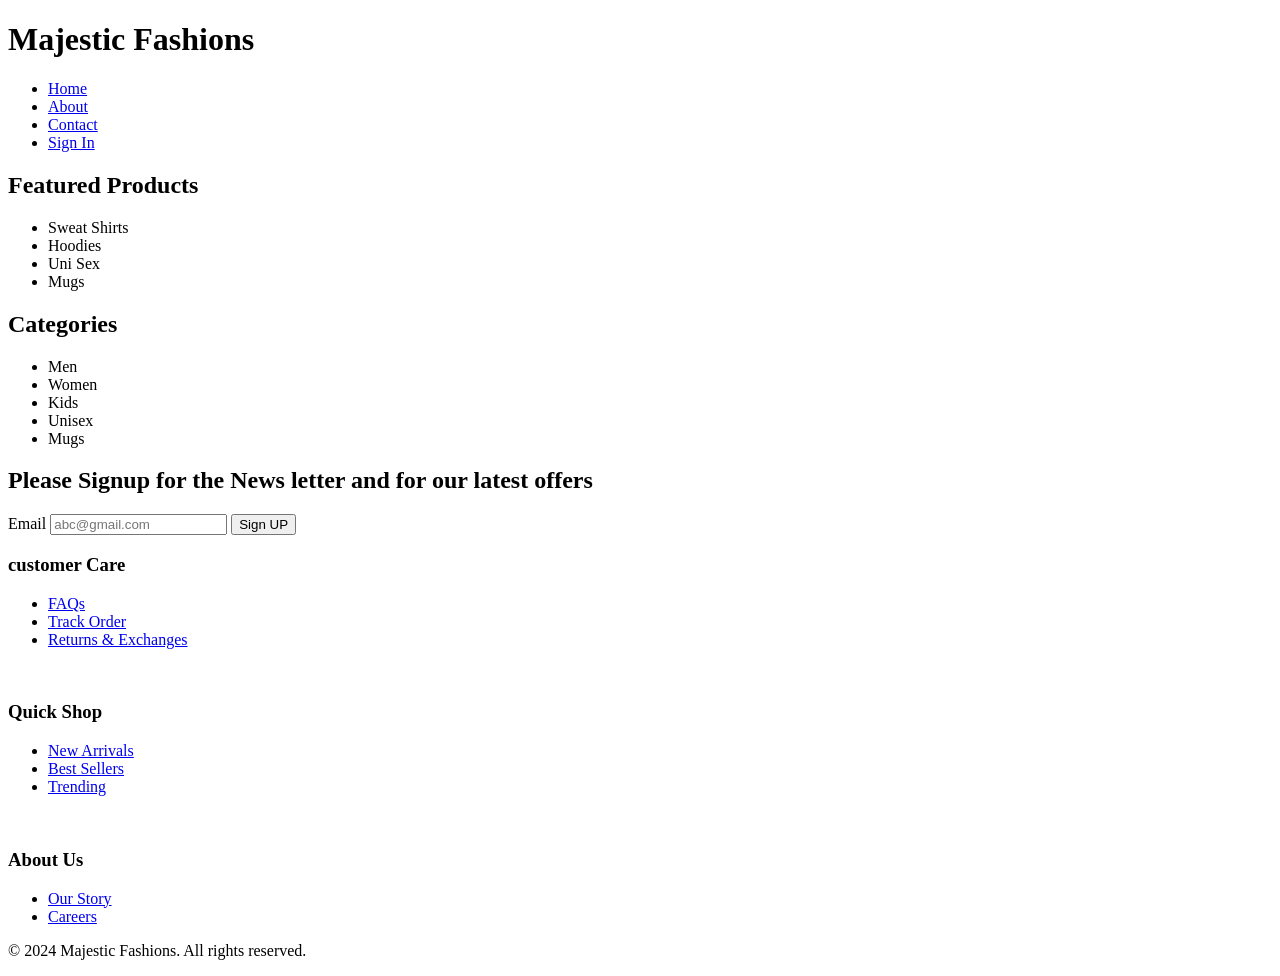
<file: lab_1/index.html>
<!DOCTYPE html>
<html lang="en">
<head>
    <meta charset="UTF-8">
    <meta name="viewport" content="width=device-width, initial-scale=1.0">
    <title>Document</title>
</head>
<body>
    
<header class ="header">
    <h1>Majestic Fashions</h1>
    <nav>
        <ul>
            <li><a href="#">Home</a></li>
            <li><a href="#">About</a></li>
            <li><a href= "#">Contact</a></li>
            <li><a href = "#">Sign In</a></li>
            
        </ul>
    </nav>
</header>


<main>
    <section class="featured-products">
        <h2>Featured Products</h2>
        <ul>
            <li class =" Black Fleece sweatshirt">Sweat Shirts</li>
            <li class = " White Flip-Over Hoodie"> Hoodies</li>
            <li class = "UniSex Black Trouser"> Uni Sex</li>
            <li class = " MJ Signature Mug">Mugs</li> 
        </ul>
    </section>

    <section class="categories">
        <h2>Categories</h2>
        <ul>
            <li>Men</li>
            <li>Women</li>
            <li>Kids</li>
            <li>Unisex</li>
            <li>Mugs</li>
        </ul>
    </section>

    <section class = "newsletter">
        <h2>Please Signup for the News letter and for our latest offers</h2>
        <label for ="User-email"> Email</label>
        <input type = "email" id="User-email" placeholder="abc@gmail.com">
        <button>Sign UP</button>

    </section>

</main>


<footer>
    <section class="customer-care">
        <h3>customer Care</h3>
        <ul>
            <li><a href="#">FAQs</a></li>
            <li><a href = "#">Track Order </a></li>
            <li><a href = "#"> Returns & Exchanges</a></li>
        </ul>
    </section>

    <br>

    <section class = "quick-shop">

        <h3>Quick Shop</h3>

        <ul>
            <li><a href= "#"> New Arrivals</a></li>
            <li><a href = "#">Best Sellers</a></li>
            <li><a href = "#">Trending</a></li>
        </ul>

        <br>
    </section>

    <section class = "about-us">
        <h3>About Us</h3>
        <ul>
            <li><a href = "#">Our Story</a></li>
            <li><a href = "#">Careers</a></li>
        </ul>
    </section>
    <p>&copy; 2024 Majestic Fashions. All rights reserved.</p>
</section>

</body>
</html>
</file>
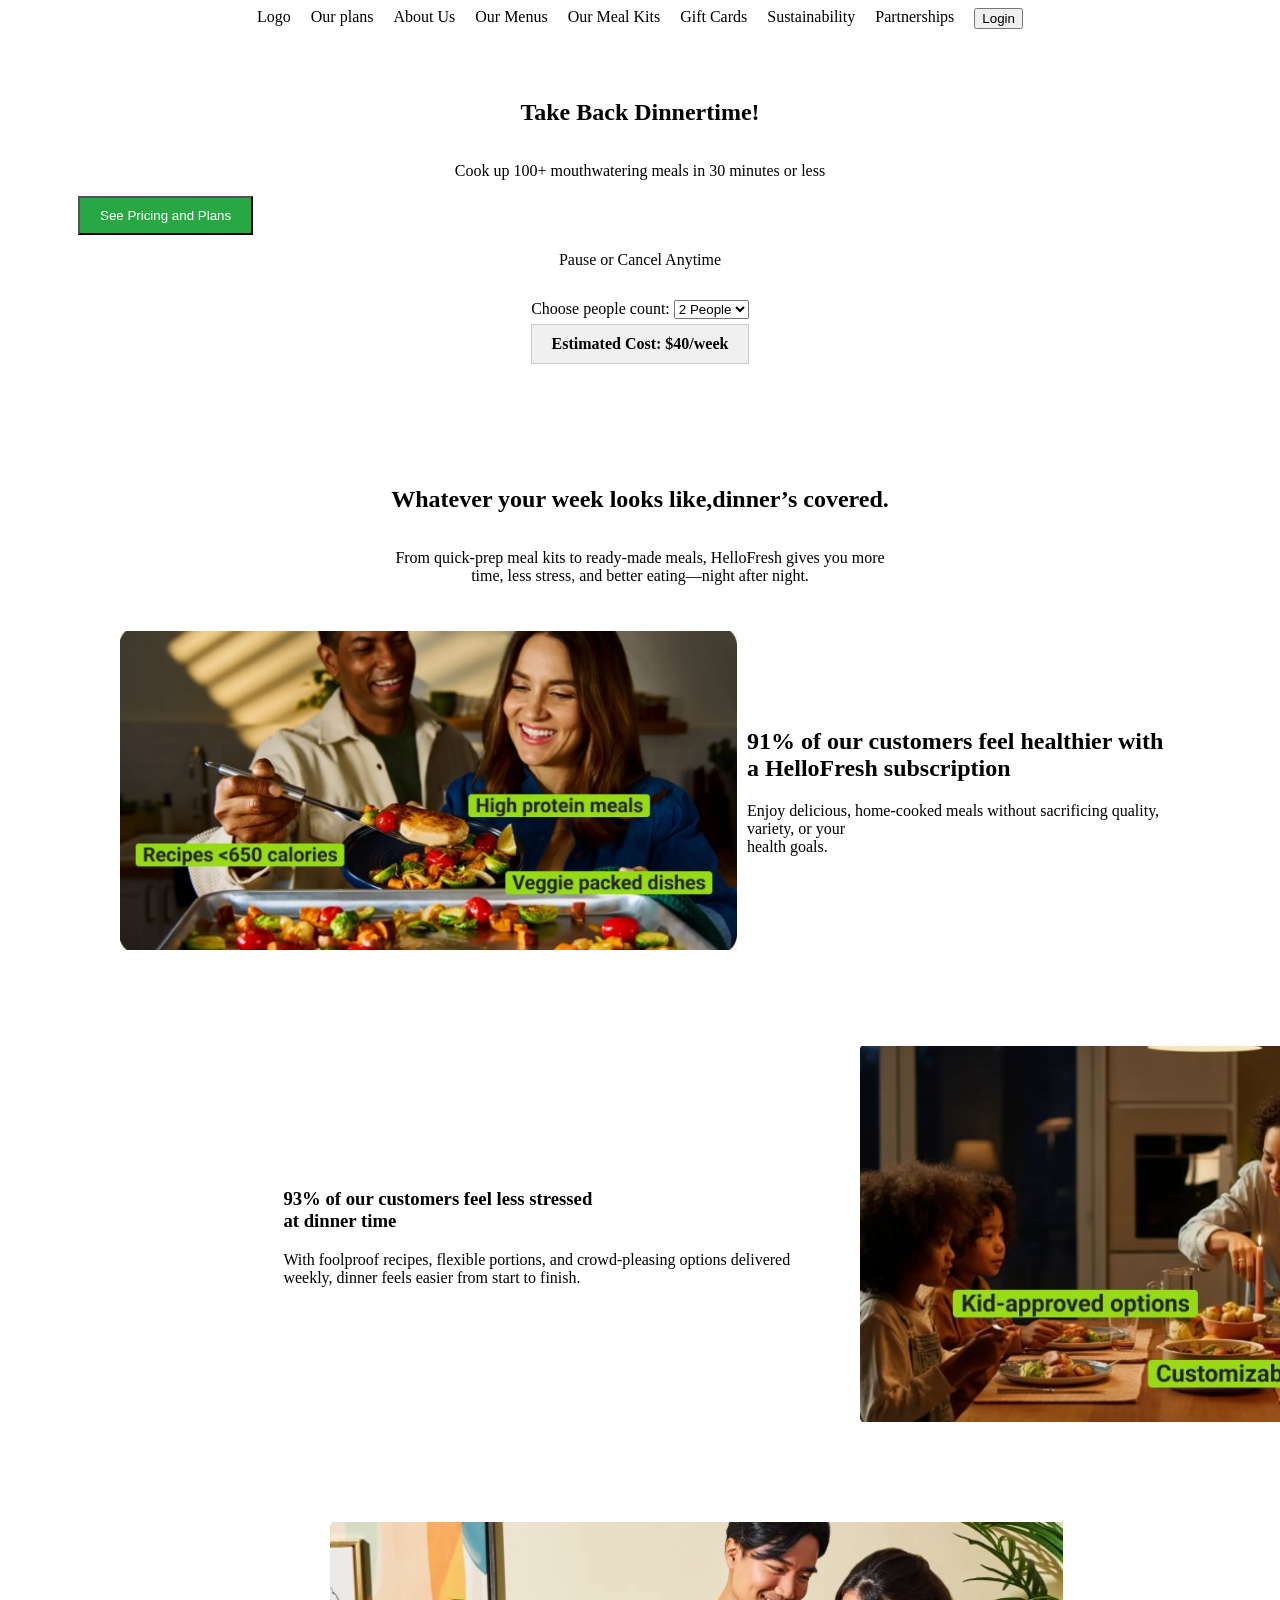
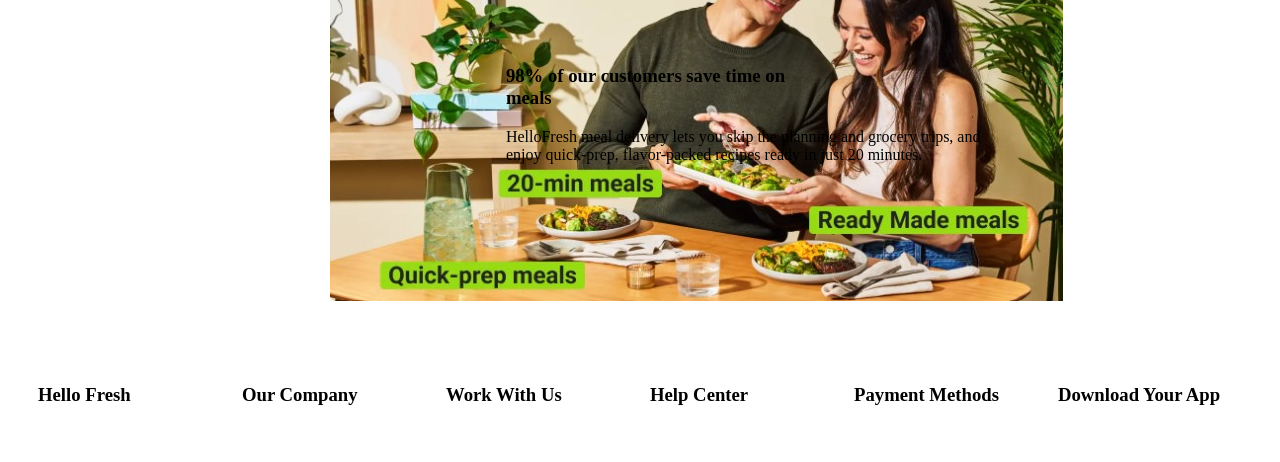
<file: Web_Tech_Website_frontend_Ass/index.html>
<!DOCTYPE html>
<html lang="en">
<head>
    <meta charset="UTF-8">
    <meta name="viewport" content="width=device-width, initial-scale=1.0">
    <title>Document</title>

<style>
    #head{
    display: flex;
    justify-content: center;
    gap: 20px;
    spacing: 20px;
    
    }

    .banner {
    display: flex;
    flex-direction: column; 
    align-items: center;
    text-align: center;
    padding: 50px;
    }

    #button-pricing {
    background-color: #28a745;
    align-self:start;
    color: white;
    padding: 10px 20px;
    margin-left: 20px;
    }

    .middle-text{
        display: flex;
        max-width: 500px;
        flex-direction: column;
        margin: 0 auto;
        text-align: center;
    }

    .picture-text-1{
        display:flex;
        justify-content: center;
        align-items: center;
        max-width: 1100px;
        margin: 0 auto;
        gap:20px;

    }

    #picture-1 img {
        padding: 30px;
        width:100%;
        height: auto;
        border-radius:30px;
        display:block;
    }

     #text-1{
        padding: 20px;
        width: 50%;
        
    }

    .picture-text-2{
        display:flex;
        justify-content: center;
        align-items: center;
        gap:20px;
    }

    .picture-text-2 #picture-2 {
        padding: 30px;
        width:10%;
        height: auto;
        order:2;
        border-radius:30px;
    }

    .picture-text-2 #text-2{
        padding: 20px;
        order:1;
    }



    .picture-text-3{
        display : flex;
        justify-content: center;
        align-items: center;
        gap:20px;
    }

    .picture-text-3 #picture-3{
        padding: 30px;
        width:10%;
        height: auto;
        border-radius: 30px;
    }

    .footer{
        display: grid;
        grid-template-columns: repeat(6,1fr);
        gap: 20px;
        padding:30px;
    }



    





</style>


</head>

<body>
    <header id = "head">
        <nav>Logo</nav>
        <nav>Our plans</nav>
        <nav>About Us</nav>
        <nav>Our Menus</nav>
        <nav>Our Meal Kits</nav>
        <nav>Gift Cards</nav>
        <nav>Sustainability</nav>
        <nav>Partnerships</nav>
        <nav><button>Login</button></nav>
        
    </header>


    <main>
        <section class = "banner">
            <h1>Take Back Dinnertime!</h1>
            <p>Cook up 100+ mouthwatering meals in 30 minutes or less</p>
            <button id="button-pricing">See Pricing and Plans</button>
            <p>Pause or Cancel Anytime</p>

        <div style="margin-top: 15px;">
               <label for="people-select">Choose people count: </label>
            <select id="people-select">
              <option value="2">2 People</option>
              <option value="4">4 People</option>
            </select>
            <p id="calculated-price" style="font-weight: bold; margin-top: 5px; padding:10px; background-color: #f0f0f0; border: 1px solid #ccc;">Estimated Cost: $40/week</p>
        </div>




        </section>
        <br>
        <br>

        <section class=" middle-text">
            <h2>Whatever your week looks like,dinner’s covered.</h2>
            <p>From quick-prep meal kits to ready-made meals, HelloFresh gives you more time, less stress, and better eating—night after night.</p>
        </section>

        <section class ="picture-text-1">

            <div id = "picture-1">
                <img src = "image_1.jpg" alt = "image_1">
            </div>

            <div id="text-1">
                <h2>91% of our customers feel healthier with <br> a HelloFresh subscription</h2>
                <p>Enjoy delicious, home-cooked meals without sacrificing quality, variety, or your <br> health goals.</p>
            </div>

        </section>

        <br>
        <br>

        <section class = "picture-text-2">
            <div id = "picture-2">
                <img src = "image_2.jpg" alt ="image_2">
            </div>

           <div id = "text-2">
            <h3>93% of our customers feel less stressed <br> at dinner time</h3>
            <p>With foolproof recipes, flexible portions, and crowd-pleasing options delivered <br>weekly, dinner feels easier from start to finish.</p>
            
           </div> 
        </section>


        <br>
        <br>


        <section class ="picture-text-3">

            <div id = "picture-3">
              <img src = "image_3.jpg" alt = "image_3">

            </div>

            <div id = "text-3">
            <h3>98% of our customers save time on <br> meals</h3>
            <p>HelloFresh meal delivery lets you skip the planning and grocery trips, and <br> enjoy quick-prep, flavor-packed recipes ready in just 20 minutes. </p>
            </div>



        </section>
    </main>



<footer>
    <section class="footer">
        
            <h3>Hello Fresh</h3>
            <h3>Our Company</h3>
            <h3>Work With Us</h3>
            <h3>Help Center</h3>
            <h3>Payment Methods</h3>
            <h3>Download Your App</h3>
        
    </section>

</footer>




<script src="scrip.js"></script>
</body>
</html>
</file>
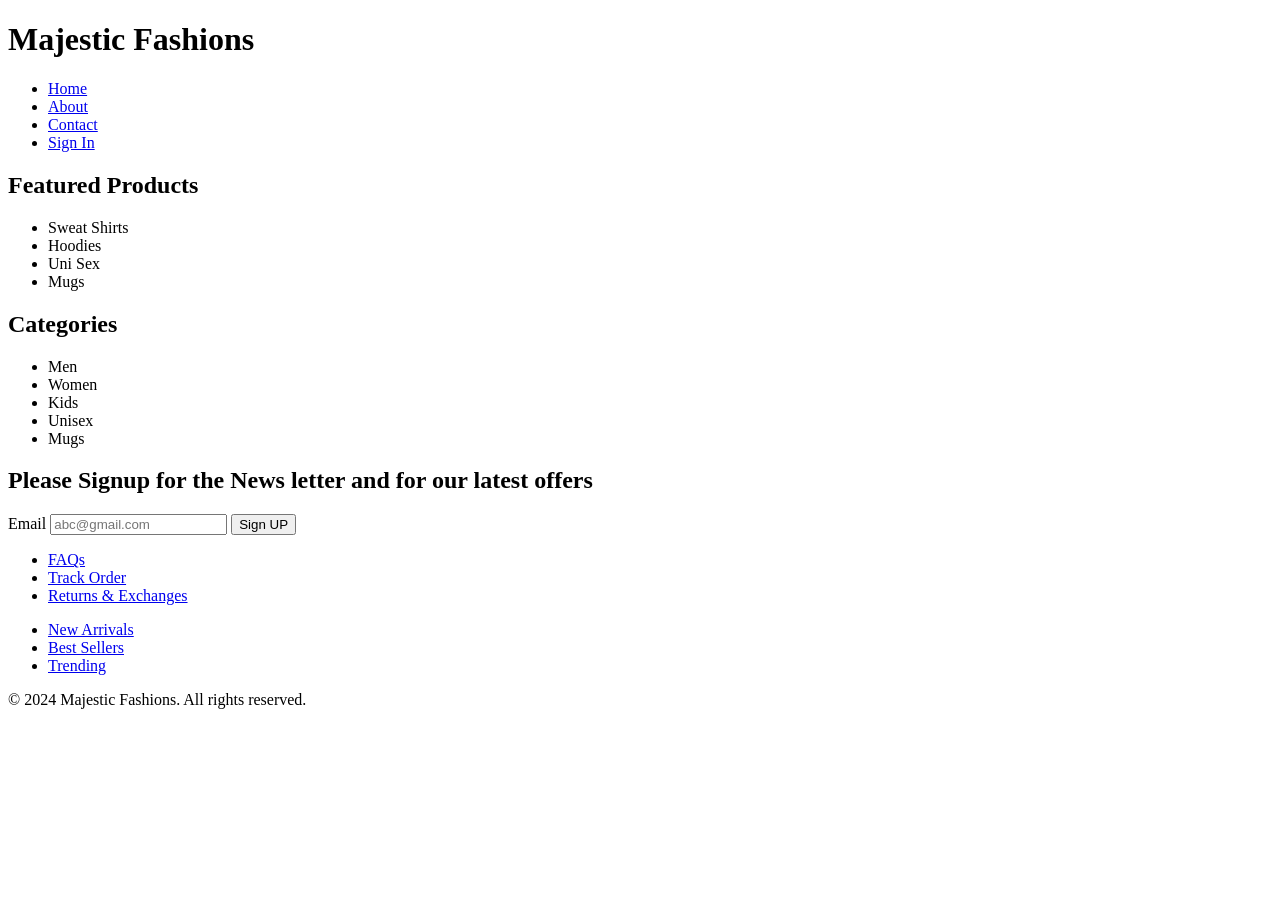
<file: midterm/lab_1/index.html>
<!DOCTYPE html>
<html lang="en">
<head>
    <meta charset="UTF-8">
    <meta name="viewport" content="width=device-width, initial-scale=1.0">
    <title>Document</title>
</head>
<body>
    
<header class ="header">
    <h1>Majestic Fashions</h1>
    <nav>
        <ul>
            <li><a href="#">Home</a></li>
            <li><a href="#">About</a></li>
            <li><a href= "#">Contact</a></li>
            <li><a href = "#">Sign In</a></li>
            
        </ul>
    </nav>
</header>


<main>
    <section class="featured-products">
        <h2>Featured Products</h2>
        <ul>
            <li class =" Black Fleece sweatshirt">Sweat Shirts</li>
            <li class = " White Flip-Over Hoodie"> Hoodies</li>
            <li class = "UniSex Black Trouser"> Uni Sex</li>
            <li class = " MJ Signature Mug">Mugs</li> 
        </ul>
    </section>

    <section class="categories">
        <h2>Categories</h2>
        <ul>
            <li>Men</li>
            <li>Women</li>
            <li>Kids</li>
            <li>Unisex</li>
            <li>Mugs</li>
        </ul>
    </section>

    <section class = "newsletter">
        <h2>Please Signup for the News letter and for our latest offers</h2>
        <label for ="User-email"> Email</label>
        <input type = "email" id="User-email" placeholder="abc@gmail.com">
        <button>Sign UP</button>

    </section>

</main>


<footer>
    <section class="customer-care">
        <ul>
            <li><a href="#">FAQs</a></li>
            <li><a href = "#">Track Order </a></li>
            <li><a href = "#"> Returns & Exchanges</a></li>
        </ul>
    </section>

    <section class = "quick-shop">

        <ul>
            <li><a href= "#"> New Arrivals</a></li>
            <li><a href = "#">Best Sellers</a></li>
            <li><a href = "#">Trending</a></li>
        </ul>

    </section>

    <section class = ""
    <p>&copy; 2024 Majestic Fashions. All rights reserved.</p>
</section>

</body>
</html>
</file>
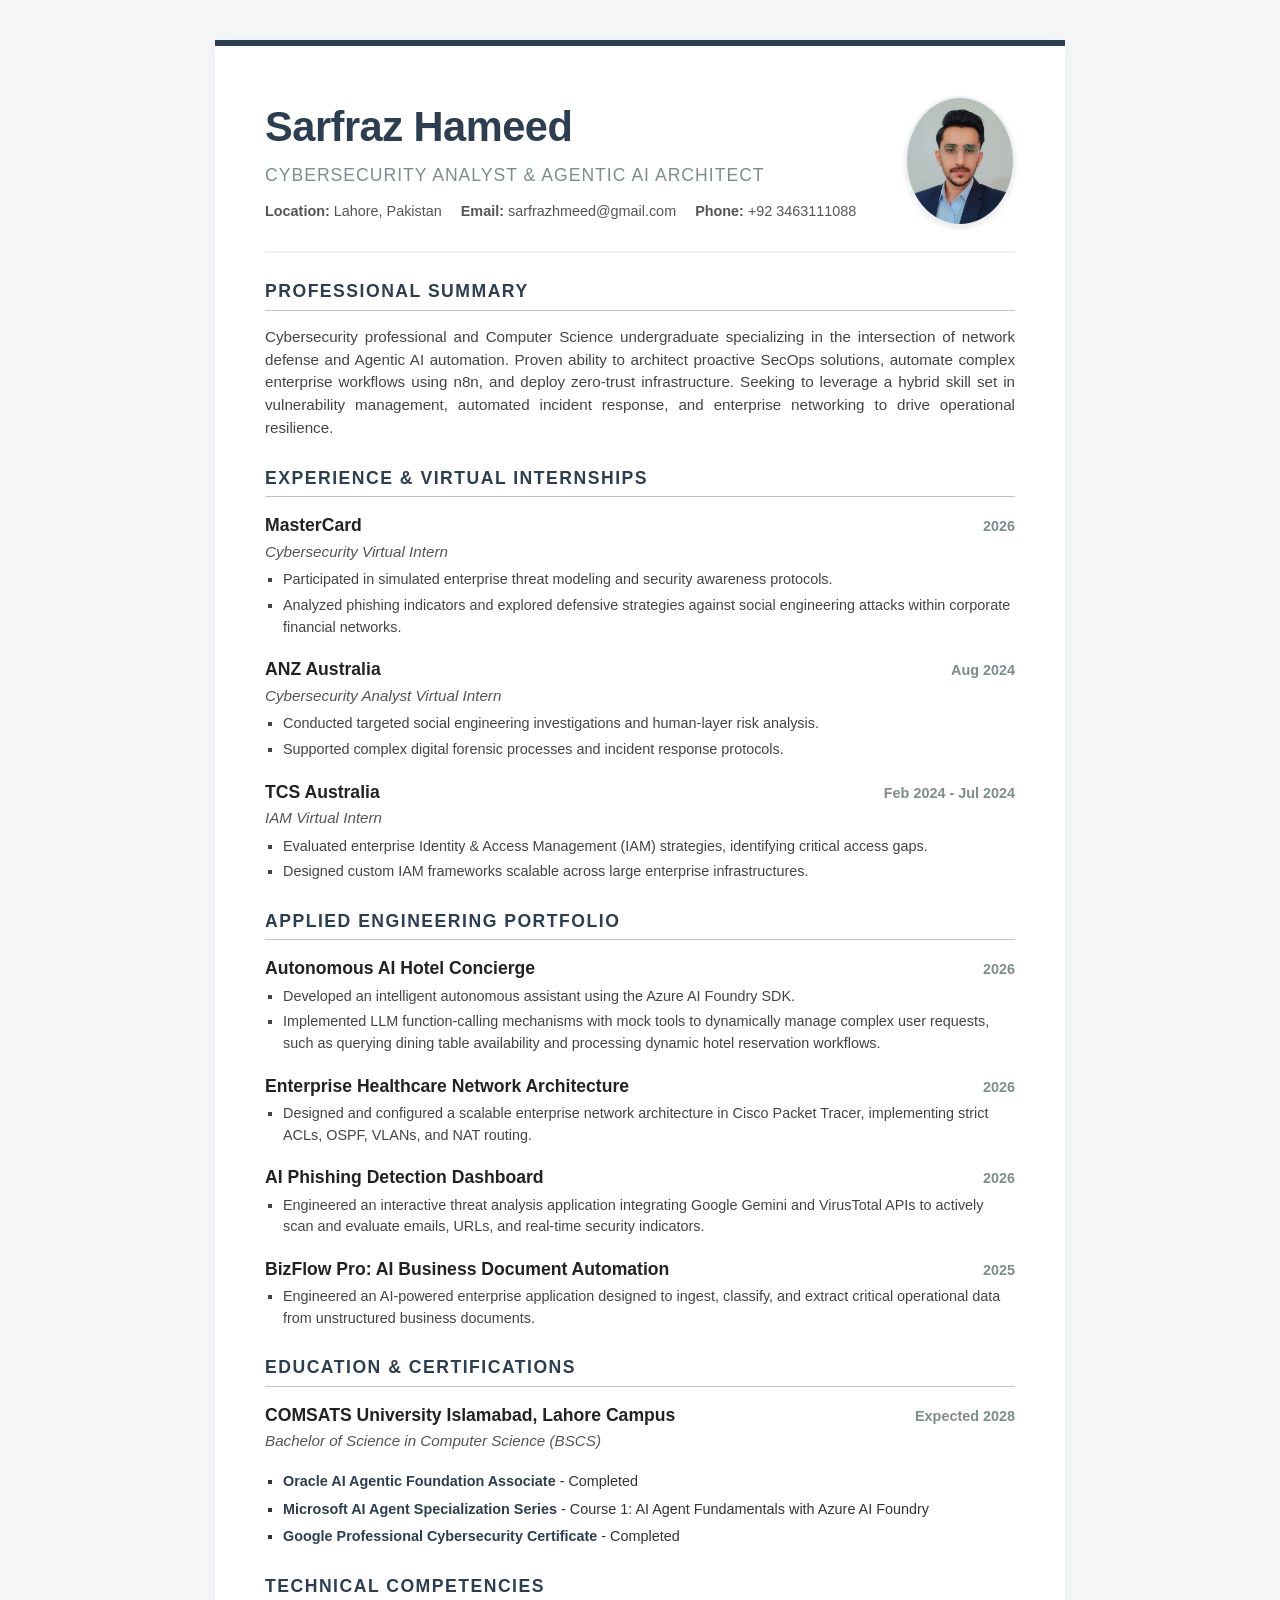
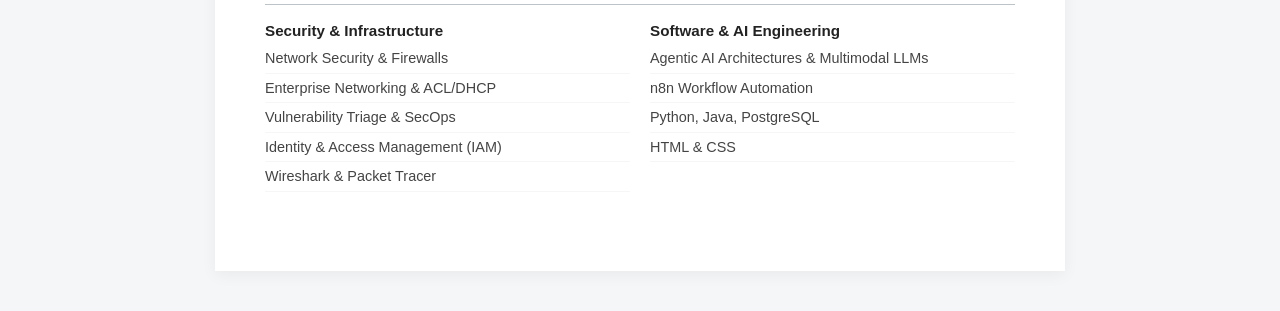
<file: CV_aasingment/cv.html>
<!DOCTYPE html>
<html lang="en">
<head>
    <meta charset="UTF-8">
    <meta name="viewport" content="width=device-width, initial-scale=1.0">
    <title>Sarfraz Hameed - Professional CV</title>
    <!-- This line links to your external CSS file -->
    <link rel="stylesheet" href="style.css">
</head>
<body>

    <main class="cv-container">
        <header>
            <div class="header-text">
                <h1>Sarfraz Hameed</h1>
                <h2>Cybersecurity Analyst & Agentic AI Architect</h2>
                <address class="contact-info">
                    <span><strong>Location:</strong> Lahore, Pakistan</span>
                    <span><strong>Email:</strong> sarfrazhmeed@gmail.com</span>
                    <span><strong>Phone:</strong> +92 3463111088</span>
                </address>
            </div>
            <img src="sar_profile.jpg" alt="Sarfraz Hameed" class="profile-img">
        </header>

        <section class="summary">
            <h3 class="section-title">Professional Summary</h3>
            <p>Cybersecurity professional and Computer Science undergraduate specializing in the intersection of network defense and Agentic AI automation. Proven ability to architect proactive SecOps solutions, automate complex enterprise workflows using n8n, and deploy zero-trust infrastructure. Seeking to leverage a hybrid skill set in vulnerability management, automated incident response, and enterprise networking to drive operational resilience.</p>
        </section>

        <section>
            <h3 class="section-title">Experience & Virtual Internships</h3>
            
            <article class="entry">
                <div class="entry-header">
                    <div class="entry-title">MasterCard</div>
                    <time class="entry-date" datetime="2026">2026</time>
                </div>
                <div class="entry-subtitle">Cybersecurity Virtual Intern</div>
                <ul>
                    <li>Participated in simulated enterprise threat modeling and security awareness protocols.</li>
                    <li>Analyzed phishing indicators and explored defensive strategies against social engineering attacks within corporate financial networks.</li>
                </ul>
            </article>

            <article class="entry">
                <div class="entry-header">
                    <div class="entry-title">ANZ Australia</div>
                    <time class="entry-date" datetime="2024-08">Aug 2024</time>
                </div>
                <div class="entry-subtitle">Cybersecurity Analyst Virtual Intern</div>
                <ul>
                    <li>Conducted targeted social engineering investigations and human-layer risk analysis.</li>
                    <li>Supported complex digital forensic processes and incident response protocols.</li>
                </ul>
            </article>

            <article class="entry">
                <div class="entry-header">
                    <div class="entry-title">TCS Australia</div>
                    <time class="entry-date">Feb 2024 - Jul 2024</time>
                </div>
                <div class="entry-subtitle">IAM Virtual Intern</div>
                <ul>
                    <li>Evaluated enterprise Identity & Access Management (IAM) strategies, identifying critical access gaps.</li>
                    <li>Designed custom IAM frameworks scalable across large enterprise infrastructures.</li>
                </ul>
            </article>
        </section>

        <section>
            <h3 class="section-title">Applied Engineering Portfolio</h3>
            
            <article class="entry">
                <div class="entry-header">
                    <div class="entry-title">Autonomous AI Hotel Concierge</div>
                    <time class="entry-date" datetime="2026">2026</time>
                </div>
                <ul>
                    <li>Developed an intelligent autonomous assistant using the Azure AI Foundry SDK.</li>
                    <li>Implemented LLM function-calling mechanisms with mock tools to dynamically manage complex user requests, such as querying dining table availability and processing dynamic hotel reservation workflows.</li>
                </ul>
            </article>
            
            <article class="entry">
                <div class="entry-header">
                    <div class="entry-title">Enterprise Healthcare Network Architecture</div>
                    <time class="entry-date" datetime="2026">2026</time>
                </div>
                <ul>
                    <li>Designed and configured a scalable enterprise network architecture in Cisco Packet Tracer, implementing strict ACLs, OSPF, VLANs, and NAT routing.</li>
                </ul>
            </article>

            <article class="entry">
                <div class="entry-header">
                    <div class="entry-title">AI Phishing Detection Dashboard</div>
                    <time class="entry-date" datetime="2026">2026</time>
                </div>
                <ul>
                    <li>Engineered an interactive threat analysis application integrating Google Gemini and VirusTotal APIs to actively scan and evaluate emails, URLs, and real-time security indicators.</li>
                </ul>
            </article>

            <article class="entry">
                <div class="entry-header">
                    <div class="entry-title">BizFlow Pro: AI Business Document Automation</div>
                    <time class="entry-date" datetime="2025">2025</time>
                </div>
                <ul>
                    <li>Engineered an AI-powered enterprise application designed to ingest, classify, and extract critical operational data from unstructured business documents.</li>
                </ul>
            </article>
        </section>

        <section>
            <h3 class="section-title">Education & Certifications</h3>
            
            <article class="entry">
                <div class="entry-header">
                    <div class="entry-title">COMSATS University Islamabad, Lahore Campus</div>
                    <time class="entry-date" datetime="2028">Expected 2028</time>
                </div>
                <div class="entry-subtitle">Bachelor of Science in Computer Science (BSCS)</div>
            </article>

            <ul class="cert-list">
                <li><strong>Oracle AI Agentic Foundation Associate</strong> - Completed</li>
                <li><strong>Microsoft AI Agent Specialization Series</strong> - Course 1: AI Agent Fundamentals with Azure AI Foundry</li>
                <li><strong>Google Professional Cybersecurity Certificate</strong> - Completed</li>
            </ul>
        </section>

        <section>
            <h3 class="section-title">Technical Competencies</h3>
            <div class="skills-container">
                <div>
                    <div class="entry-title" style="margin-bottom: 5px; font-size: 0.95rem;">Security & Infrastructure</div>
                    <ul class="skills-list">
                        <li>Network Security & Firewalls</li>
                        <li>Enterprise Networking & ACL/DHCP</li>
                        <li>Vulnerability Triage & SecOps</li>
                        <li>Identity & Access Management (IAM)</li>
                        <li>Wireshark & Packet Tracer</li>
                    </ul>
                </div>
                <div>
                    <div class="entry-title" style="margin-bottom: 5px; font-size: 0.95rem;">Software & AI Engineering</div>
                    <ul class="skills-list">
                        <li>Agentic AI Architectures & Multimodal LLMs</li>
                        <li>n8n Workflow Automation</li>
                        <li>Python, Java, PostgreSQL</li>
                        <li>HTML & CSS</li>
                    </ul>
                </div>
            </div>
        </section>

    </main>

</body>
</html>
</file>
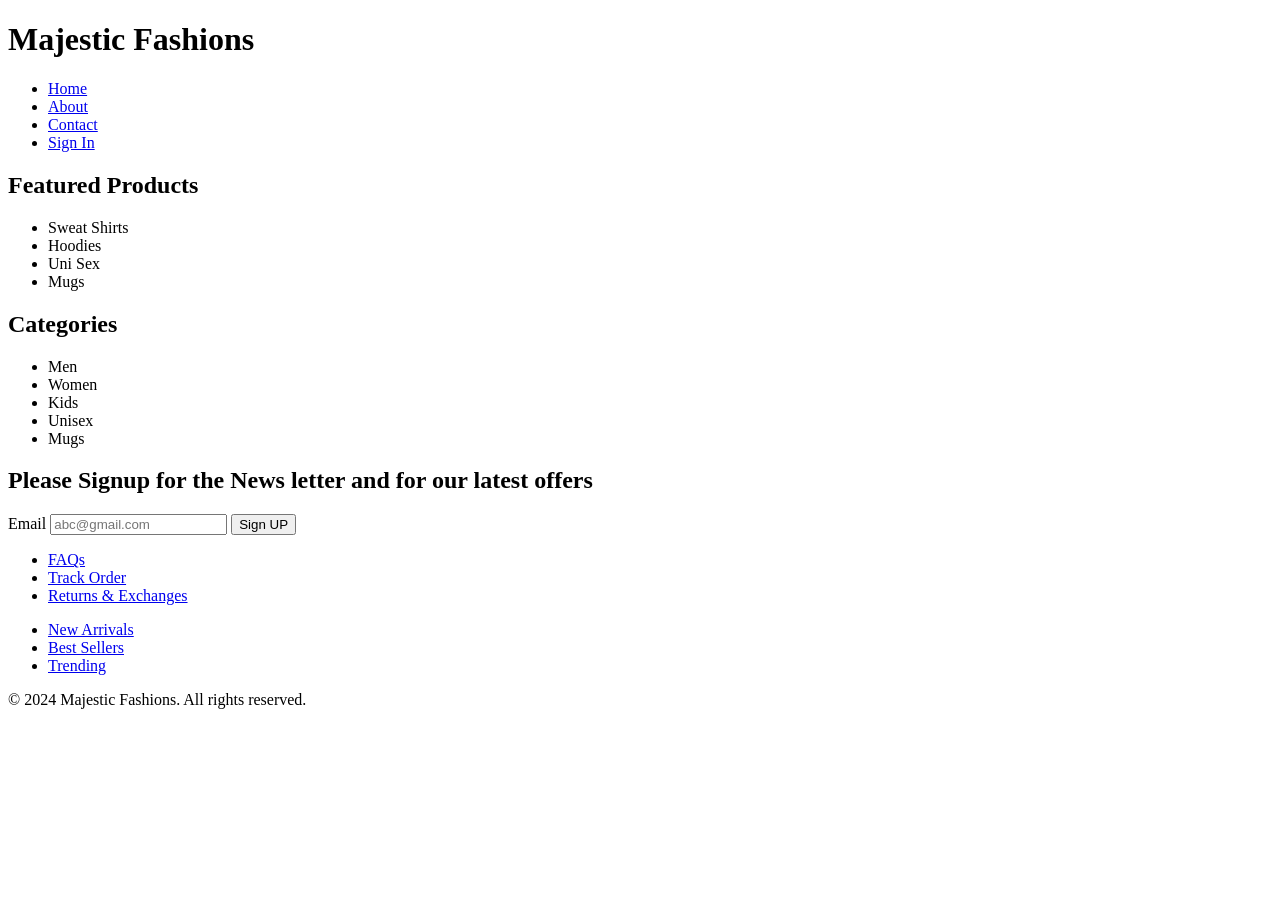
<file: lab_1/assignment_1_simple_web_page.html>
<!DOCTYPE html>
<html lang="en">
<head>
    <meta charset="UTF-8">
    <meta name="viewport" content="width=device-width, initial-scale=1.0">
    <title>Document</title>
</head>
<body>
    
<header class ="header">
    <h1>Majestic Fashions</h1>
    <nav>
        <ul>
            <li><a href="#">Home</a></li>
            <li><a href="#">About</a></li>
            <li><a href= "#">Contact</a></li>
            <li><a href = "#">Sign In</a></li>
            
        </ul>
    </nav>
</header>


<main>
    <section class="featured-products">
        <h2>Featured Products</h2>
        <ul>
            <li class =" Black Fleece sweatshirt">Sweat Shirts</li>
            <li class = " White Flip-Over Hoodie"> Hoodies</li>
            <li class = "UniSex Black Trouser"> Uni Sex</li>
            <li class = " MJ Signature Mug">Mugs</li> 
        </ul>
    </section>

    <section class="categories">
        <h2>Categories</h2>
        <ul>
            <li>Men</li>
            <li>Women</li>
            <li>Kids</li>
            <li>Unisex</li>
            <li>Mugs</li>
        </ul>
    </section>

    <section class = "newsletter">
        <h2>Please Signup for the News letter and for our latest offers</h2>
        <label for ="User-email"> Email</label>
        <input type = "email" id="User-email" placeholder="abc@gmail.com">
        <button>Sign UP</button>

    </section>

</main>


<footer>
    <section class="customer-care">
        <ul>
            <li><a href="#">FAQs</a></li>
            <li><a href = "#">Track Order </a></li>
            <li><a href = "#"> Returns & Exchanges</a></li>
        </ul>
    </section>

    <section class = "quick-shop">

        <ul>
            <li><a href= "#"> New Arrivals</a></li>
            <li><a href = "#">Best Sellers</a></li>
            <li><a href = "#">Trending</a></li>
        </ul>

    </section>

    <section class = ""
    <p>&copy; 2024 Majestic Fashions. All rights reserved.</p>
</section>

</body>
</html>
</file>
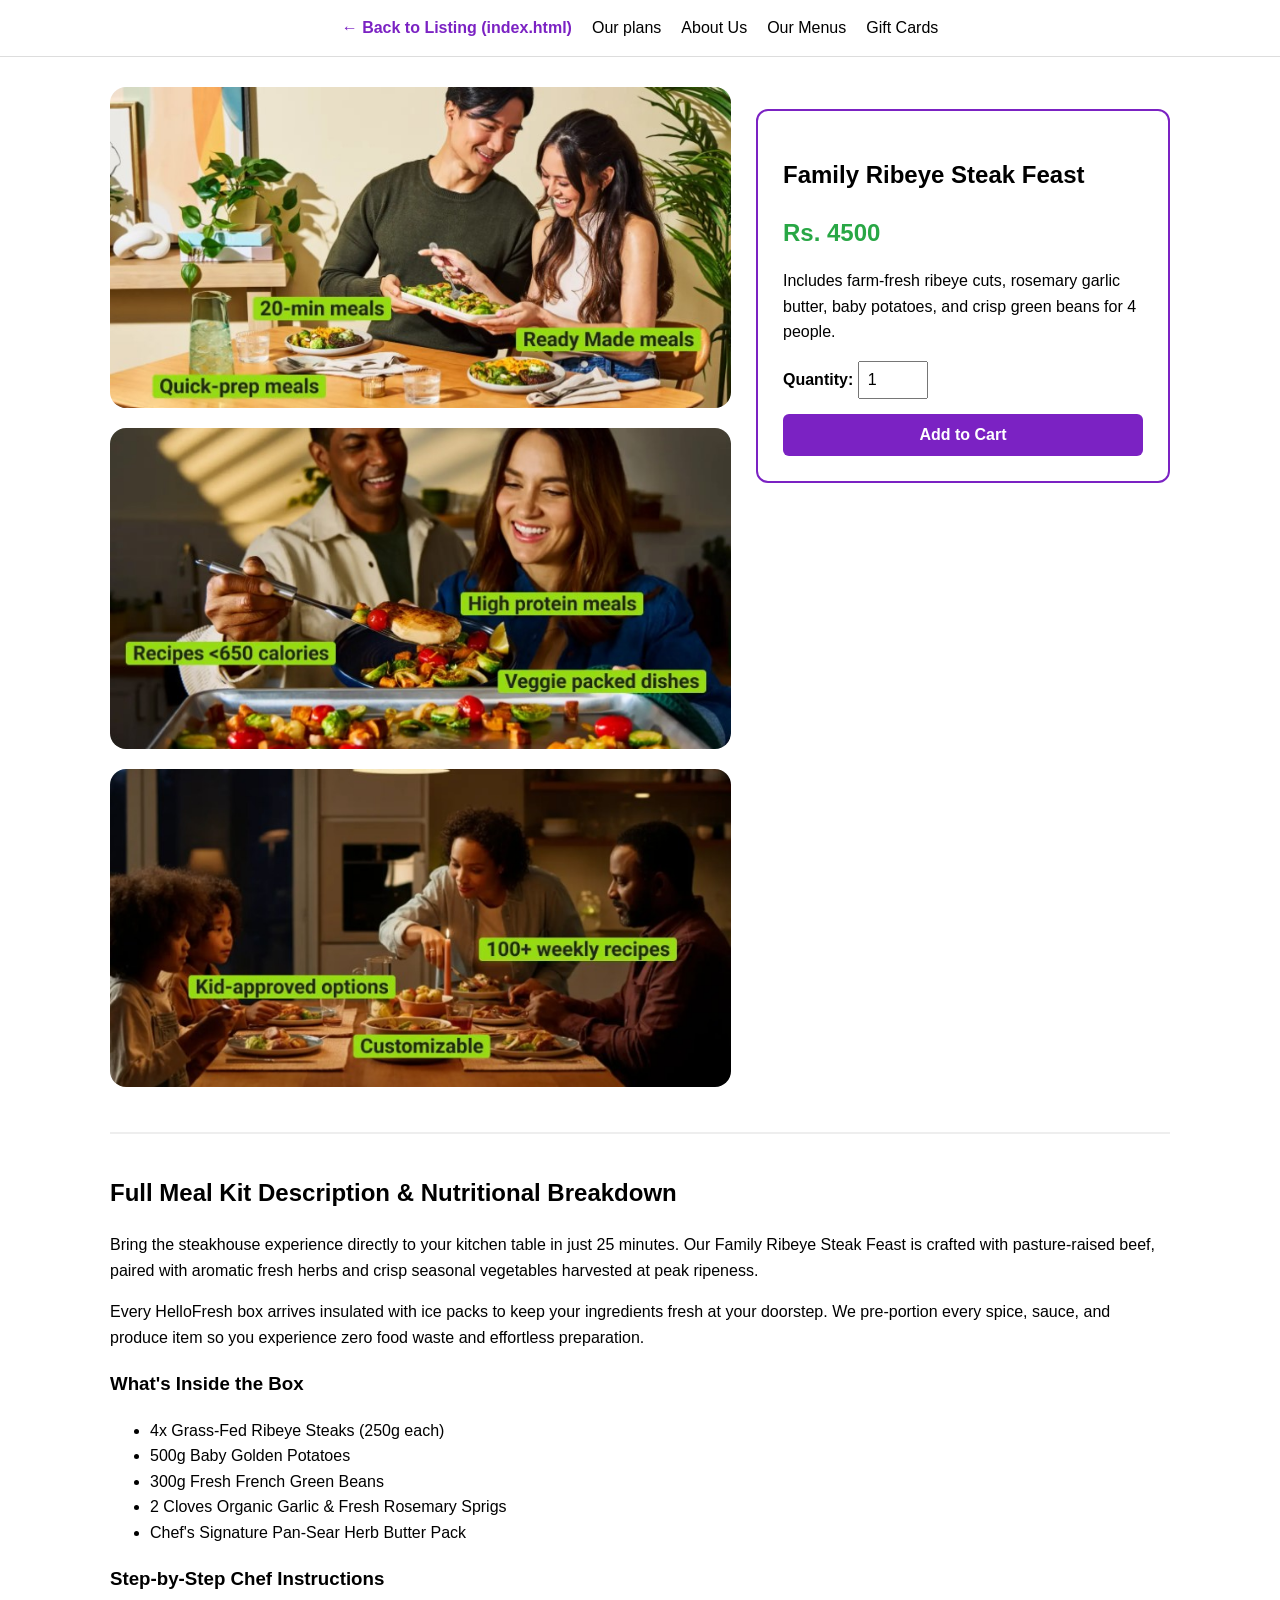
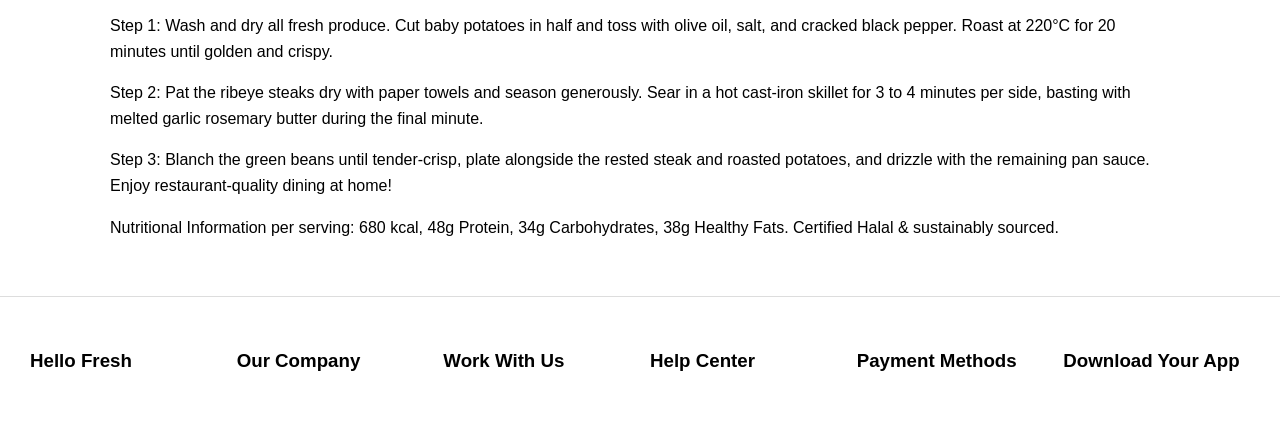
<file: midterm/product.html>
<!DOCTYPE html>
<html lang="en">
<head>
    <meta charset="UTF-8">
    <meta name="viewport" content="width=device-width, initial-scale=1.0">
    <title>Product Detail - Family Ribeye Steak Feast</title>
    <style>
        :root {
            /* Personal Numbers for FA24-BCS-139: N = 39, BP = 639px, H = 273 */
            --accent: hsl(273, 70%, 45%);
        }

        * {
            box-sizing: border-box;
        }

        body {
            font-family: Arial, sans-serif;
            margin: 0;
            padding: 0;
            line-height: 1.6;
        }

        #head {
            display: flex;
            flex-wrap: wrap;
            justify-content: center;
            align-items: center;
            gap: 20px;
            padding: 15px;
            border-bottom: 1px solid #ddd;
        }

        #head a {
            text-decoration: none;
            color: var(--accent);
            font-weight: bold;
        }

        /* --- TASK 2: CSS GRID WITH NAMED GRID-TEMPLATE-AREAS --- */
        /* Below BP (639px): Stacked in 1 column -> image, then details, then description */
        .product-layout {
            display: grid;
            grid-template-columns: 1fr;
            grid-template-areas:
                "image"
                "details"
                "description";
            gap: 25px;
            max-width: 1100px;
            margin: 30px auto;
            padding: 0 20px;
        }

        .product-image-box {
            grid-area: image;
        }

        .product-image-box img {
            width: 100%;
            height: auto;
            border-radius: 16px;
            display: block;
            margin-bottom: 20px;
        }

        .product-details-box {
            grid-area: details;
            border: 2px solid var(--accent);
            border-radius: 12px;
            padding: 25px;
            background-color: #fff;
        }

        .product-description-box {
            grid-area: description;
            border-top: 2px solid #eee;
            padding-top: 20px;
        }

        .price-tag {
            font-size: 24px;
            font-weight: bold;
            color: #28a745;
            margin: 10px 0;
        }

        .qty-row {
            margin: 15px 0;
        }

        .qty-row input {
            width: 70px;
            padding: 8px;
            font-size: 16px;
        }

        .add-cart-btn {
            width: 100%;
            padding: 12px;
            background-color: var(--accent);
            color: white;
            border: none;
            border-radius: 6px;
            font-size: 16px;
            font-weight: bold;
            cursor: pointer;
        }

        /* --- FROM BP (639px) AND WIDER --- */
        @media (min-width: 639px) {
            .product-layout {
                grid-template-columns: 1.2fr 0.8fr;
                grid-template-areas:
                    "image       details"
                    "description description";
                align-items: start;
            }

            /* Task 2: Sticky details box at (N mod 40) + 70 = (39 mod 40) + 70 = 109px */
            .product-details-box {
                position: sticky;
                top: 109px;
                align-self: start;
            }
        }

        .footer {
            display: grid;
            grid-template-columns: repeat(2, 1fr);
            gap: 20px;
            padding: 30px;
            border-top: 1px solid #ddd;
            margin-top: 40px;
        }

        @media (min-width: 639px) {
            .footer {
                grid-template-columns: repeat(6, 1fr);
            }
        }
    </style>
</head>
<body>

    <header id="head">
        <nav><a href="index.html">&larr; Back to Listing (index.html)</a></nav>
        <nav>Our plans</nav>
        <nav>About Us</nav>
        <nav>Our Menus</nav>
        <nav>Gift Cards</nav>
    </header>

    <main class="product-layout">
        <!-- 1. Grid Area: image (Multiple stacked photos so the left side is tall enough to demonstrate sticky scrolling!) -->
        <div class="product-image-box">
            <img src="image_3.jpg" alt="Family Ribeye Steak Feast Main View">
            <img src="image_1.jpg" alt="Fresh Ingredients Included">
            <img src="image_2.jpg" alt="Step by Step Recipe Card">
        </div>

        <!-- 2. Grid Area: details (Sticky at top: 109px on screens >= 639px) -->
        <aside class="product-details-box">
            <h1>Family Ribeye Steak Feast</h1>
            <p class="price-tag">Rs. 4500</p>
            <p>Includes farm-fresh ribeye cuts, rosemary garlic butter, baby potatoes, and crisp green beans for 4 people.</p>

            <div class="qty-row">
                <label for="qty-input"><strong>Quantity:</strong></label>
                <input type="number" id="qty-input" value="1" min="1" max="10">
            </div>

            <button type="button" class="add-cart-btn">Add to Cart</button>
        </aside>

        <!-- 3. Grid Area: description (Full width underneath at >= 639px, long enough to scroll) -->
        <section class="product-description-box">
            <h2>Full Meal Kit Description & Nutritional Breakdown</h2>
            <p>Bring the steakhouse experience directly to your kitchen table in just 25 minutes. Our Family Ribeye Steak Feast is crafted with pasture-raised beef, paired with aromatic fresh herbs and crisp seasonal vegetables harvested at peak ripeness.</p>
            <p>Every HelloFresh box arrives insulated with ice packs to keep your ingredients fresh at your doorstep. We pre-portion every spice, sauce, and produce item so you experience zero food waste and effortless preparation.</p>
            <h3>What's Inside the Box</h3>
            <ul>
                <li>4x Grass-Fed Ribeye Steaks (250g each)</li>
                <li>500g Baby Golden Potatoes</li>
                <li>300g Fresh French Green Beans</li>
                <li>2 Cloves Organic Garlic & Fresh Rosemary Sprigs</li>
                <li>Chef's Signature Pan-Sear Herb Butter Pack</li>
            </ul>
            <h3>Step-by-Step Chef Instructions</h3>
            <p>Step 1: Wash and dry all fresh produce. Cut baby potatoes in half and toss with olive oil, salt, and cracked black pepper. Roast at 220°C for 20 minutes until golden and crispy.</p>
            <p>Step 2: Pat the ribeye steaks dry with paper towels and season generously. Sear in a hot cast-iron skillet for 3 to 4 minutes per side, basting with melted garlic rosemary butter during the final minute.</p>
            <p>Step 3: Blanch the green beans until tender-crisp, plate alongside the rested steak and roasted potatoes, and drizzle with the remaining pan sauce. Enjoy restaurant-quality dining at home!</p>
            <p>Nutritional Information per serving: 680 kcal, 48g Protein, 34g Carbohydrates, 38g Healthy Fats. Certified Halal & sustainably sourced.</p>
        </section>
    </main>

    <footer>
        <section class="footer">
            <h3>Hello Fresh</h3>
            <h3>Our Company</h3>
            <h3>Work With Us</h3>
            <h3>Help Center</h3>
            <h3>Payment Methods</h3>
            <h3>Download Your App</h3>
        </section>
    </footer>

</body>
</html>
</file>
<file: CV_aasingment/style.css>
/* CSS Reset */
* {
    box-sizing: border-box;
    margin: 0;
    padding: 0;
}

/* Professional Typography and Background */
body {
    font-family: 'Helvetica Neue', Helvetica, Arial, sans-serif;
    background-color: #f4f6f8; 
    color: #333333;
    line-height: 1.5;
    padding: 40px 20px;
}

/* Main Wrapper */
.cv-container {
    max-width: 850px;
    margin: 0 auto;
    background-color: #ffffff;
    box-shadow: 0 4px 15px rgba(0, 0, 0, 0.05);
    padding: 50px;
    border-top: 6px solid #2c3e50;
}

/* Header Layout */
header {
    display: flex;
    justify-content: space-between;
    align-items: center;
    border-bottom: 2px solid #ecf0f1;
    padding-bottom: 25px;
    margin-bottom: 25px;
}

.header-text {
    flex: 1;
}

.header-text h1 {
    font-size: 2.6rem;
    color: #2c3e50;
    margin-bottom: 4px;
    letter-spacing: -0.5px;
}

.header-text h2 {
    font-size: 1.1rem;
    color: #7f8c8d;
    font-weight: 500;
    margin-bottom: 12px;
    text-transform: uppercase;
    letter-spacing: 1px;
}

/* Semantic Address Styling */
address.contact-info {
    font-size: 0.9rem;
    color: #555555;
    font-style: normal;
}

address.contact-info span {
    margin-right: 15px;
    display: inline-block;
    margin-bottom: 4px;
}

/* Sleek Profile Image */
.profile-img {
    width: 110px;
    height: 130px;
    border-radius: 50%;
    object-fit: cover;
    border: 2px solid #ecf0f1;
    box-shadow: 0 2px 5px rgba(0,0,0,0.1);
}

/* Section Styling */
section {
    margin-bottom: 25px;
}

h3.section-title {
    font-size: 1.1rem;
    color: #2c3e50;
    text-transform: uppercase;
    letter-spacing: 1.5px;
    border-bottom: 1px solid #bdc3c7;
    padding-bottom: 5px;
    margin-bottom: 15px;
}

/* Entry Layouts (Articles) */
.entry {
    margin-bottom: 18px;
    transition: transform 0.2s ease;
}

.entry:hover {
    transform: translateX(2px);
}

.entry-header {
    display: flex;
    justify-content: space-between;
    align-items: baseline;
    margin-bottom: 2px;
}

.entry-title {
    font-size: 1.1rem;
    color: #222222;
    font-weight: bold;
}

time.entry-date {
    color: #7f8c8d;
    font-size: 0.9rem;
    font-weight: 600;
}

.entry-subtitle {
    font-size: 0.95rem;
    color: #555555;
    font-style: italic;
    margin-bottom: 6px;
}

.entry p, .entry ul {
    font-size: 0.9rem;
    color: #444444;
}

.entry ul {
    list-style-type: square;
    padding-left: 18px;
    margin-top: 4px;
}

.entry ul li {
    margin-bottom: 4px;
}

/* Professional Summary */
.summary p {
    font-size: 0.95rem;
    color: #444444;
    text-align: justify;
}

/* Skills Layout */
.skills-container {
    display: grid;
    grid-template-columns: 1fr 1fr;
    gap: 20px;
}

.skills-list {
    list-style-type: none;
    padding: 0;
}

.skills-list li {
    font-size: 0.9rem;
    color: #444444;
    margin-bottom: 4px;
    border-bottom: 1px solid #f4f6f8;
    padding-bottom: 3px;
}

/* Certifications List */
.cert-list {
    list-style-type: square;
    padding-left: 18px;
}

.cert-list li {
    font-size: 0.9rem;
    margin-bottom: 6px;
}

.cert-list li strong {
    color: #2c3e50;
}
</file>
